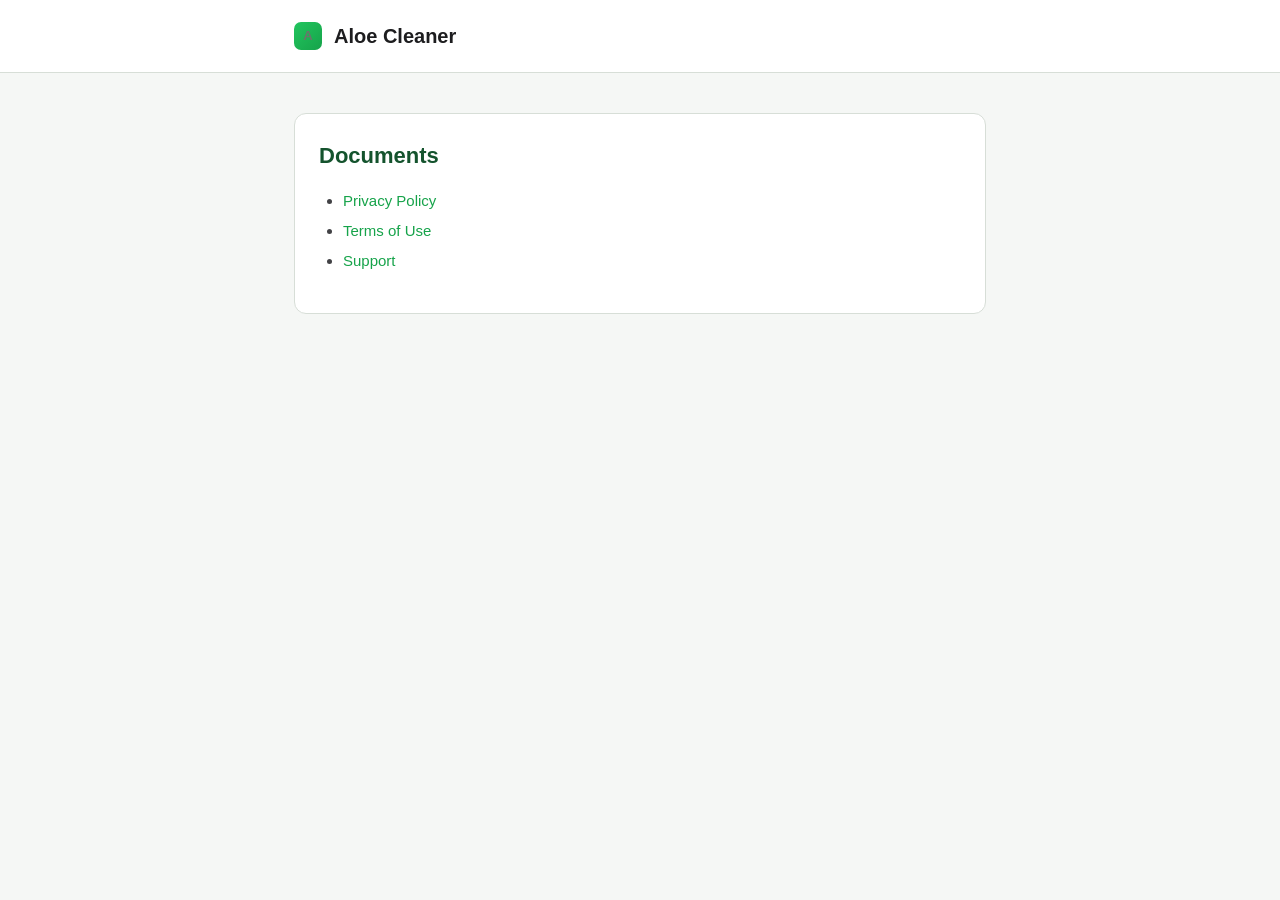
<file: index.html>
<!DOCTYPE html>
<html lang="en"><head><meta charset="UTF-8">
<meta name="viewport" content="width=device-width, initial-scale=1.0">
<title>Aloe Cleaner — Legal</title><link rel="stylesheet" href="style.css"></head>
<body>
<div class="header"><div class="header-inner"><span class="mark">A</span><h1>Aloe Cleaner</h1></div></div>
<div class="container">
  <div class="section">
    <h2>Documents</h2>
    <ul>
      <li><a href="privacy-policy.html">Privacy Policy</a></li>
      <li><a href="terms-of-service.html">Terms of Use</a></li>
      <li><a href="support.html">Support</a></li>
    </ul>
  </div>
</div>
</body></html>
</file>
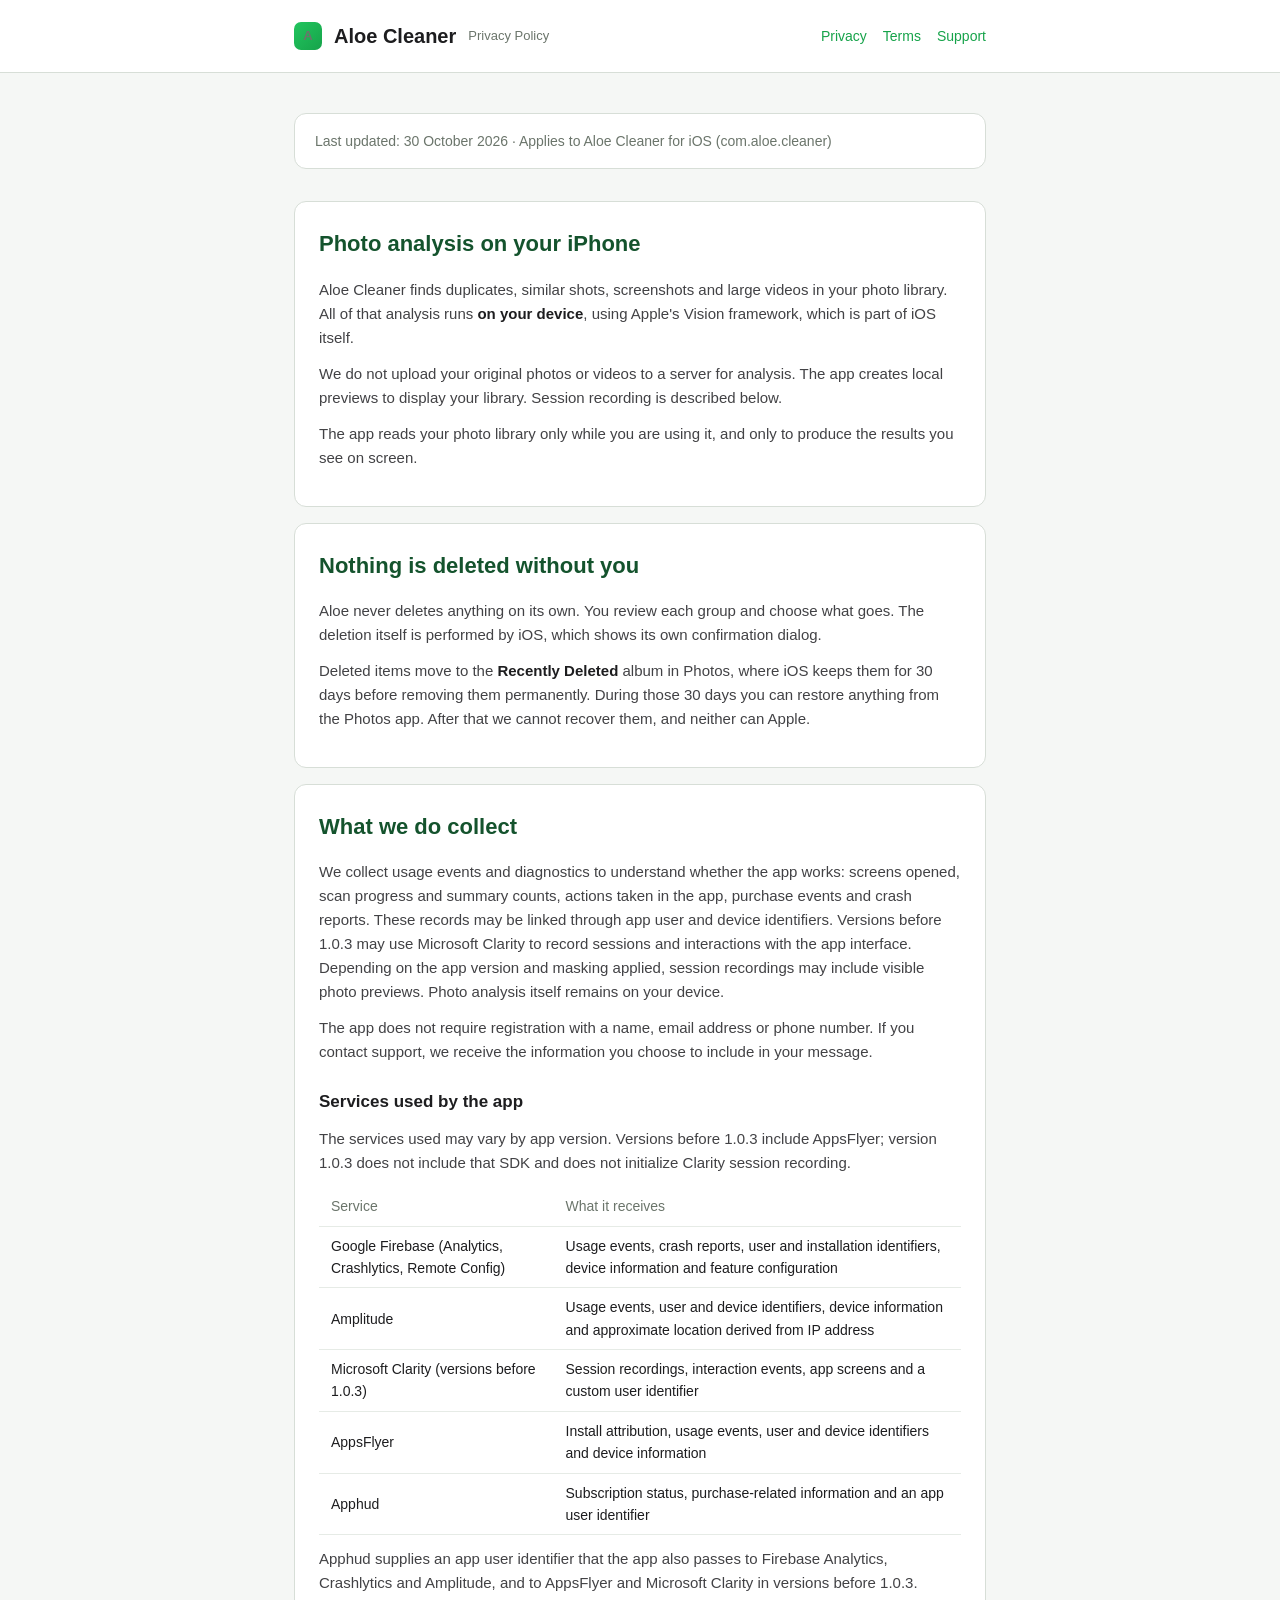
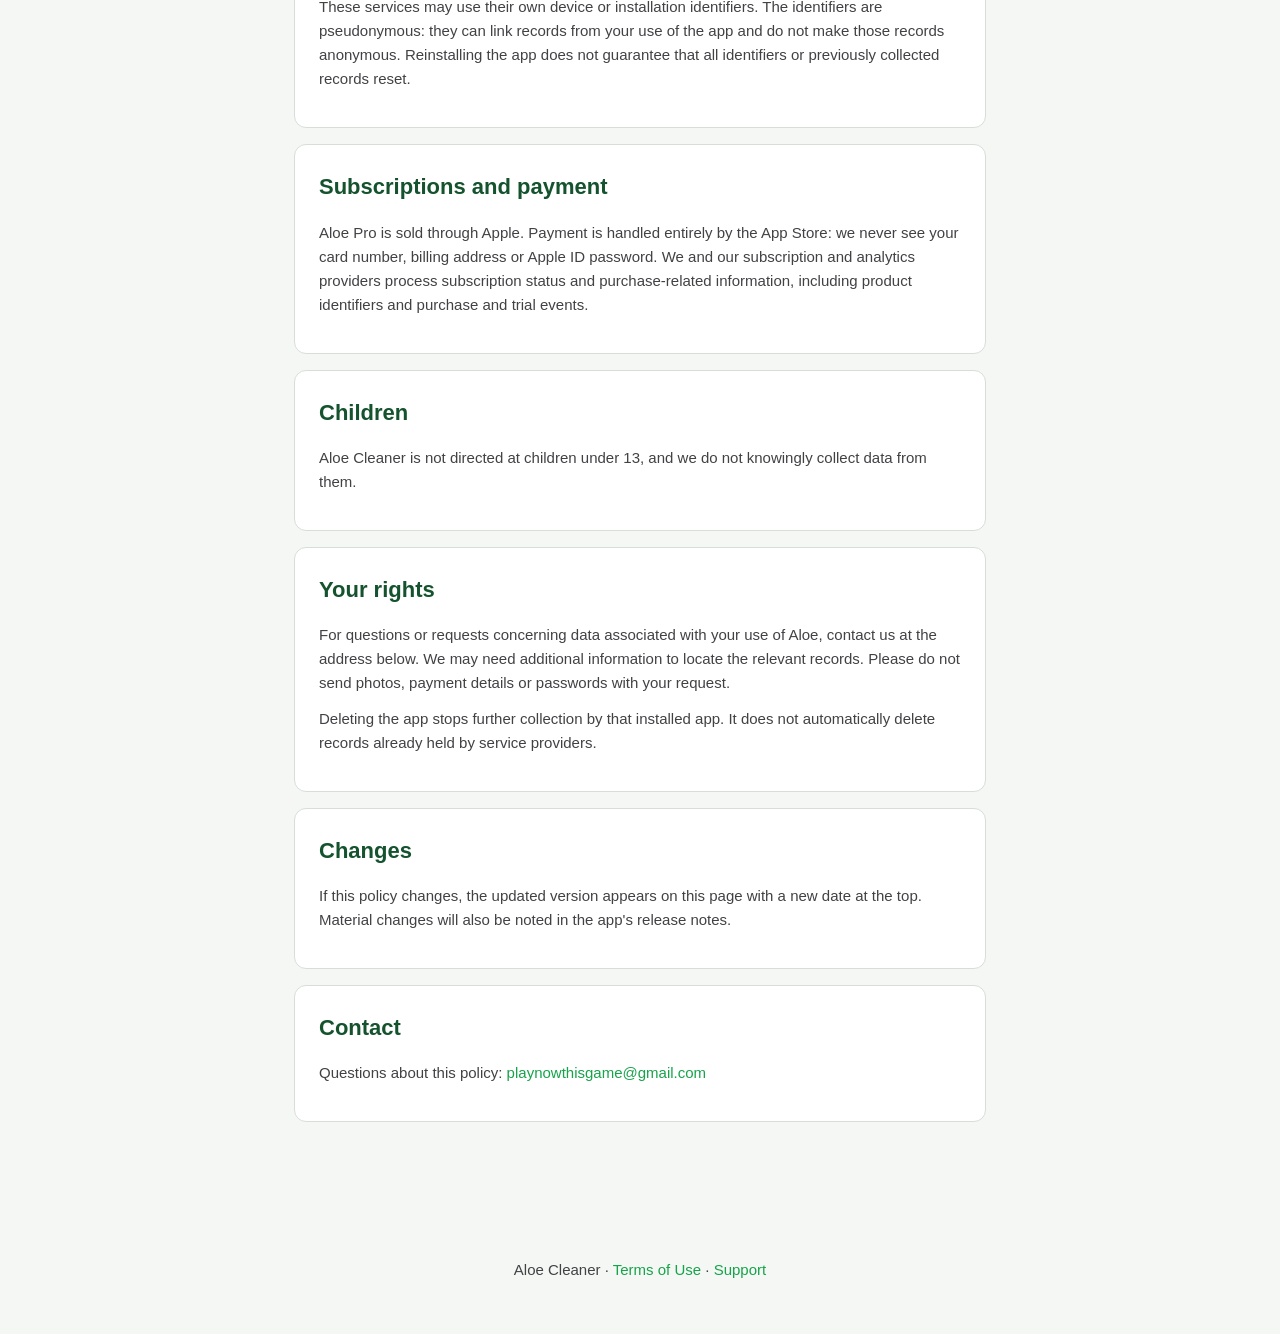
<file: privacy-policy.html>
<!DOCTYPE html>
<html lang="en">
<head>
<meta charset="UTF-8">
<meta name="viewport" content="width=device-width, initial-scale=1.0">
<title>Privacy Policy — Aloe Cleaner</title>
<link rel="stylesheet" href="style.css">
</head>
<body>
<div class="header">
  <div class="header-inner">
    <span class="mark">A</span>
    <h1>Aloe Cleaner</h1>
    <span>Privacy Policy</span>
    <nav class="nav">
      <a href="privacy-policy.html">Privacy</a>
      <a href="terms-of-service.html">Terms</a>
      <a href="support.html">Support</a>
    </nav>
  </div>
</div>

<div class="container">
  <div class="meta">
    <p>Last updated: 30 October 2026 · Applies to Aloe Cleaner for iOS (com.aloe.cleaner)</p>
  </div>

  <div class="section">
    <h2>Photo analysis on your iPhone</h2>
    <p>Aloe Cleaner finds duplicates, similar shots, screenshots and large videos in your photo
       library. All of that analysis runs <strong>on your device</strong>, using Apple's Vision
       framework, which is part of iOS itself.</p>
    <p>We do not upload your original photos or videos to a server for analysis. The app creates
       local previews to display your library. Session recording is described below.</p>
    <p>The app reads your photo library only while you are using it, and only to produce the
       results you see on screen.</p>
  </div>

  <div class="section">
    <h2>Nothing is deleted without you</h2>
    <p>Aloe never deletes anything on its own. You review each group and choose what goes. The
       deletion itself is performed by iOS, which shows its own confirmation dialog.</p>
    <p>Deleted items move to the <strong>Recently Deleted</strong> album in Photos, where iOS keeps
       them for 30 days before removing them permanently. During those 30 days you can restore
       anything from the Photos app. After that we cannot recover them, and neither can Apple.</p>
  </div>

  <div class="section">
    <h2>What we do collect</h2>
    <p>We collect usage events and diagnostics to understand whether the app works: screens opened,
       scan progress and summary counts, actions taken in the app, purchase events and crash
       reports. These records may be linked through app user and device identifiers. Versions before
       1.0.3 may use Microsoft Clarity to record sessions and interactions with the app interface. Depending
       on the app version and masking applied, session recordings may include visible photo
       previews. Photo analysis itself remains on your device.</p>
    <p>The app does not require registration with a name, email address or phone number. If you
       contact support, we receive the information you choose to include in your message.</p>

    <h3>Services used by the app</h3>
    <p>The services used may vary by app version. Versions before 1.0.3 include AppsFlyer;
       version 1.0.3 does not include that SDK and does not initialize Clarity session recording.</p>
    <table>
      <tr><th>Service</th><th>What it receives</th></tr>
      <tr><td>Google Firebase (Analytics, Crashlytics, Remote Config)</td><td>Usage events, crash reports, user and installation identifiers, device information and feature configuration</td></tr>
      <tr><td>Amplitude</td><td>Usage events, user and device identifiers, device information and approximate location derived from IP address</td></tr>
      <tr><td>Microsoft Clarity (versions before 1.0.3)</td><td>Session recordings, interaction events, app screens and a custom user identifier</td></tr>
      <tr><td>AppsFlyer</td><td>Install attribution, usage events, user and device identifiers and device information</td></tr>
      <tr><td>Apphud</td><td>Subscription status, purchase-related information and an app user identifier</td></tr>
    </table>
    <p>Apphud supplies an app user identifier that the app also passes to Firebase Analytics,
       Crashlytics and Amplitude, and to AppsFlyer and Microsoft Clarity in versions before 1.0.3.
       These services may use their own
       device or installation identifiers. The identifiers are pseudonymous: they can link
       records from your use of the app and do not make those records anonymous. Reinstalling
       the app does not guarantee that all identifiers or previously collected records reset.</p>
  </div>

  <div class="section">
    <h2>Subscriptions and payment</h2>
    <p>Aloe Pro is sold through Apple. Payment is handled entirely by the App Store: we never see
       your card number, billing address or Apple ID password. We and our subscription and analytics providers process
       subscription status and purchase-related information, including product identifiers and
       purchase and trial events.</p>
  </div>

  <div class="section">
    <h2>Children</h2>
    <p>Aloe Cleaner is not directed at children under 13, and we do not knowingly collect data
       from them.</p>
  </div>

  <div class="section">
    <h2>Your rights</h2>
    <p>For questions or requests concerning data associated with your use of Aloe, contact us at
       the address below. We may need additional information to locate the relevant records.
       Please do not send photos, payment details or passwords with your request.</p>
    <p>Deleting the app stops further collection by that installed app. It does not automatically delete records already held by service providers.</p>
  </div>

  <div class="section">
    <h2>Changes</h2>
    <p>If this policy changes, the updated version appears on this page with a new date at the top.
       Material changes will also be noted in the app's release notes.</p>
  </div>

  <div class="section">
    <h2>Contact</h2>
    <p>Questions about this policy: <a href="mailto:playnowthisgame@gmail.com">playnowthisgame@gmail.com</a></p>
  </div>
</div>

<div class="footer">
  <p>Aloe Cleaner · <a href="terms-of-service.html">Terms of Use</a> · <a href="support.html">Support</a></p>
</div>
</body>
</html>
</file>
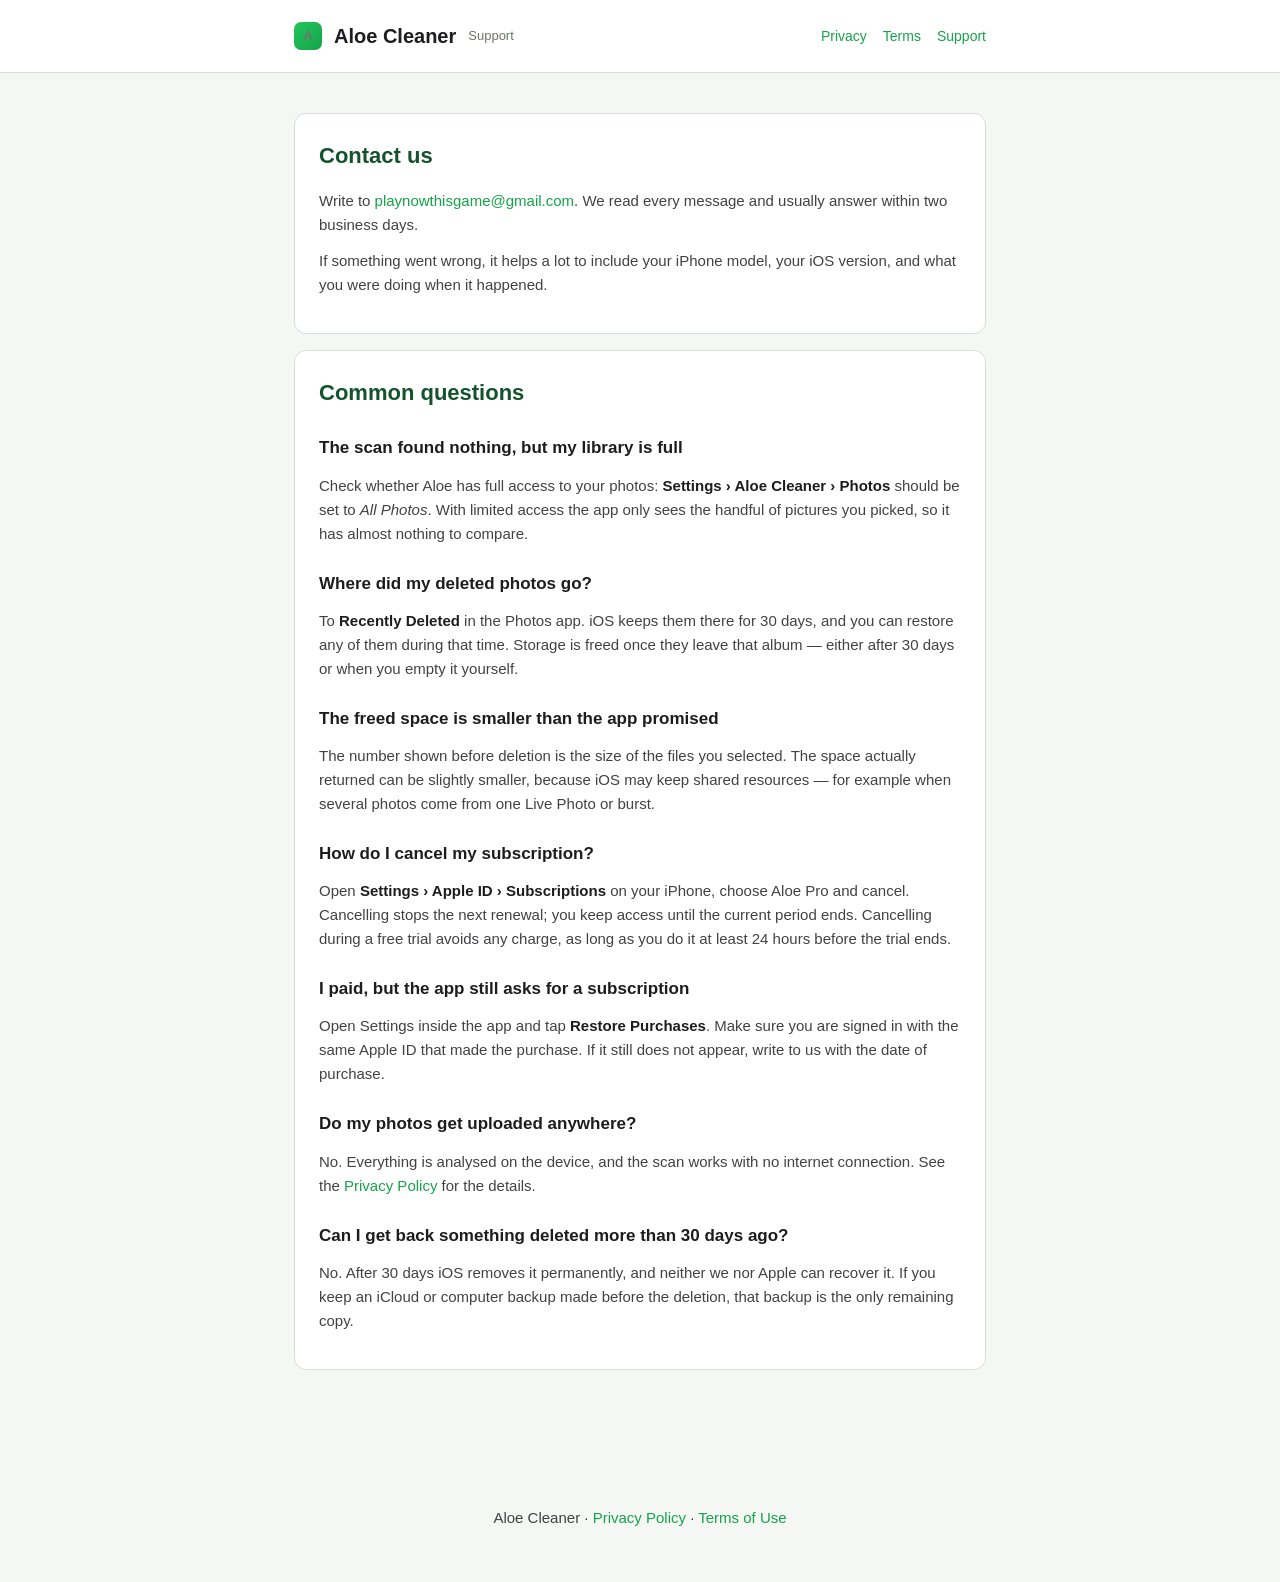
<file: support.html>
<!DOCTYPE html>
<html lang="en">
<head>
<meta charset="UTF-8">
<meta name="viewport" content="width=device-width, initial-scale=1.0">
<title>Support — Aloe Cleaner</title>
<link rel="stylesheet" href="style.css">
</head>
<body>
<div class="header">
  <div class="header-inner">
    <span class="mark">A</span>
    <h1>Aloe Cleaner</h1>
    <span>Support</span>
    <nav class="nav">
      <a href="privacy-policy.html">Privacy</a>
      <a href="terms-of-service.html">Terms</a>
      <a href="support.html">Support</a>
    </nav>
  </div>
</div>

<div class="container">
  <div class="section">
    <h2>Contact us</h2>
    <p>Write to <a href="mailto:playnowthisgame@gmail.com">playnowthisgame@gmail.com</a>. We read
       every message and usually answer within two business days.</p>
    <p>If something went wrong, it helps a lot to include your iPhone model, your iOS version, and
       what you were doing when it happened.</p>
  </div>

  <div class="section">
    <h2>Common questions</h2>

    <h3>The scan found nothing, but my library is full</h3>
    <p>Check whether Aloe has full access to your photos: <strong>Settings &rsaquo; Aloe Cleaner
       &rsaquo; Photos</strong> should be set to <em>All Photos</em>. With limited access the app
       only sees the handful of pictures you picked, so it has almost nothing to compare.</p>

    <h3>Where did my deleted photos go?</h3>
    <p>To <strong>Recently Deleted</strong> in the Photos app. iOS keeps them there for 30 days, and
       you can restore any of them during that time. Storage is freed once they leave that album —
       either after 30 days or when you empty it yourself.</p>

    <h3>The freed space is smaller than the app promised</h3>
    <p>The number shown before deletion is the size of the files you selected. The space actually
       returned can be slightly smaller, because iOS may keep shared resources — for example when
       several photos come from one Live Photo or burst.</p>

    <h3>How do I cancel my subscription?</h3>
    <p>Open <strong>Settings &rsaquo; Apple ID &rsaquo; Subscriptions</strong> on your iPhone, choose
       Aloe Pro and cancel. Cancelling stops the next renewal; you keep access until the current
       period ends. Cancelling during a free trial avoids any charge, as long as you do it at least
       24 hours before the trial ends.</p>

    <h3>I paid, but the app still asks for a subscription</h3>
    <p>Open Settings inside the app and tap <strong>Restore Purchases</strong>. Make sure you are
       signed in with the same Apple ID that made the purchase. If it still does not appear, write
       to us with the date of purchase.</p>

    <h3>Do my photos get uploaded anywhere?</h3>
    <p>No. Everything is analysed on the device, and the scan works with no internet connection.
       See the <a href="privacy-policy.html">Privacy Policy</a> for the details.</p>

    <h3>Can I get back something deleted more than 30 days ago?</h3>
    <p>No. After 30 days iOS removes it permanently, and neither we nor Apple can recover it. If
       you keep an iCloud or computer backup made before the deletion, that backup is the only
       remaining copy.</p>
  </div>
</div>

<div class="footer">
  <p>Aloe Cleaner · <a href="privacy-policy.html">Privacy Policy</a> · <a href="terms-of-service.html">Terms of Use</a></p>
</div>
</body>
</html>
</file>
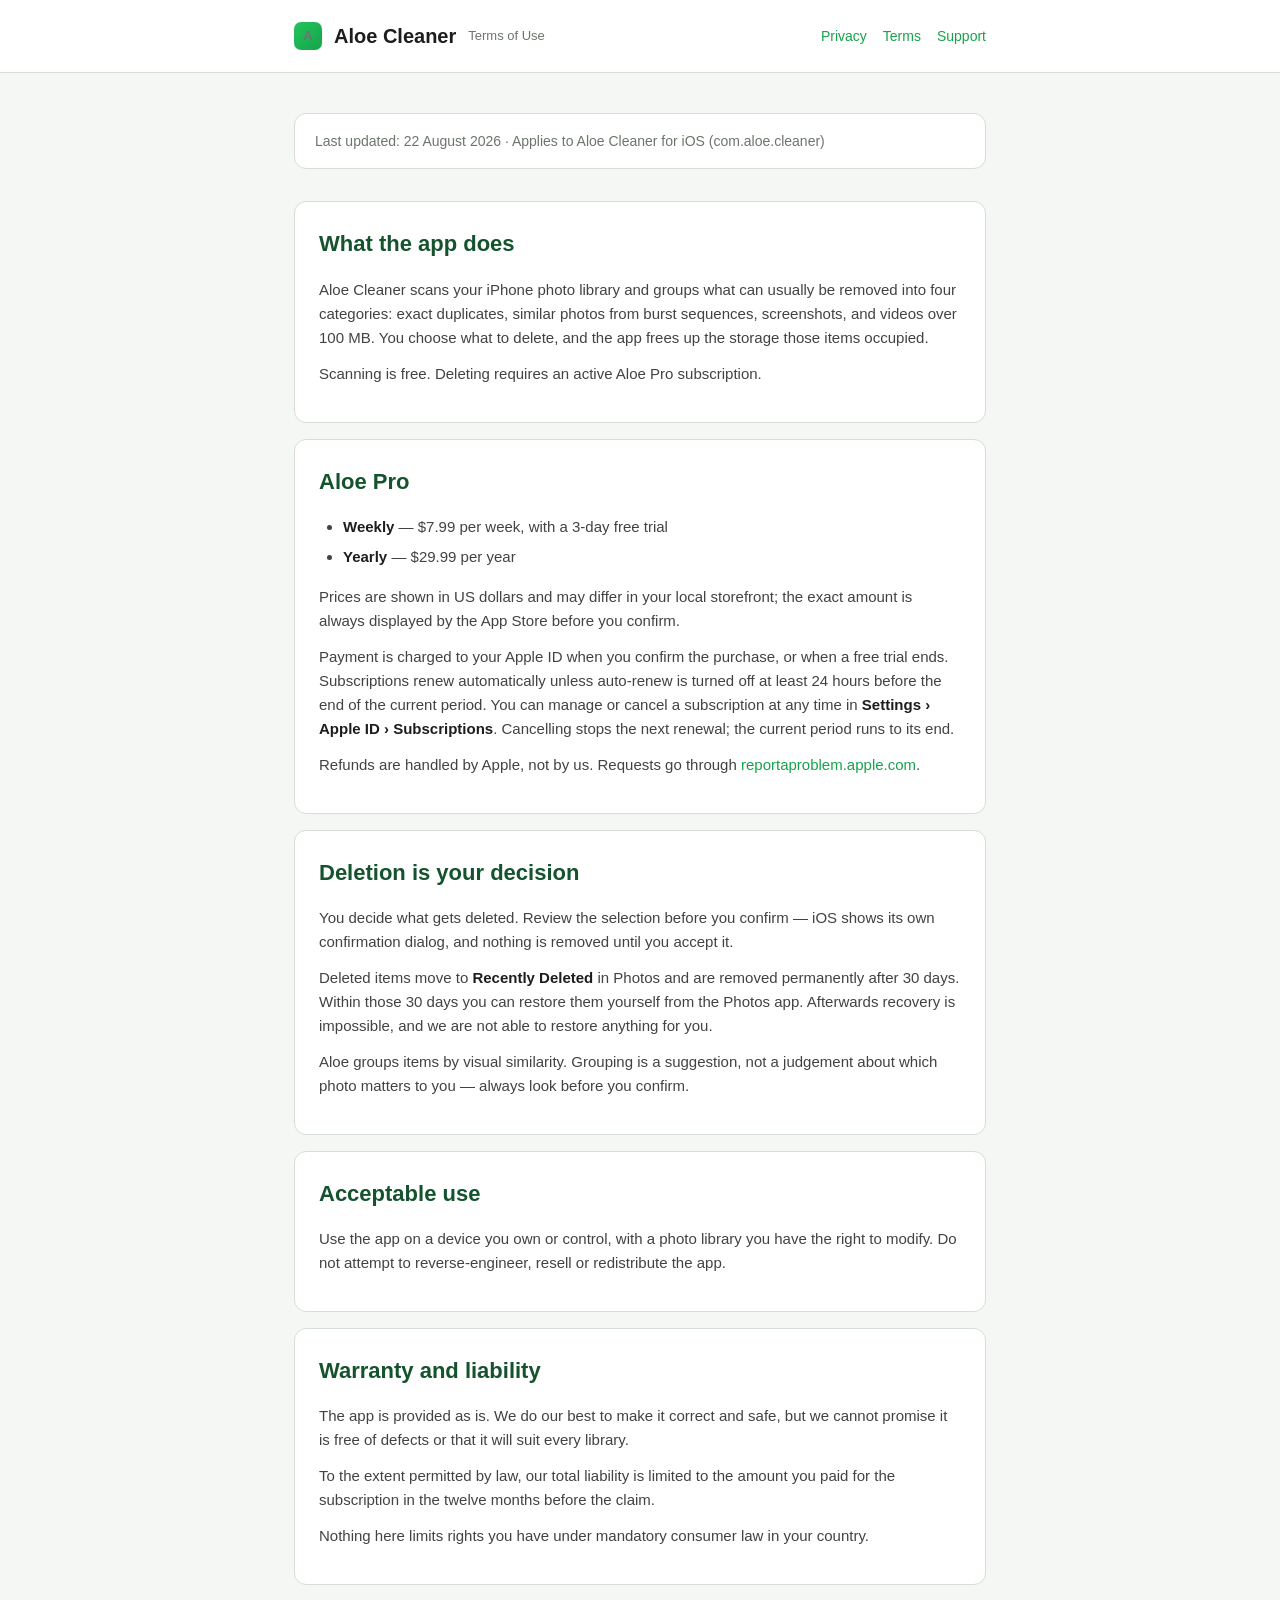
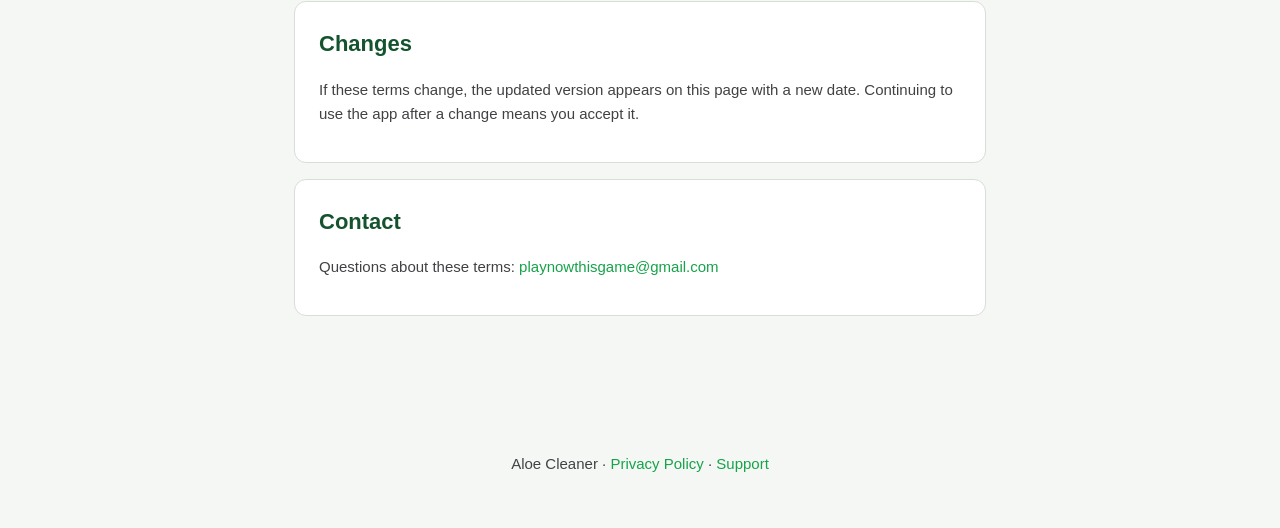
<file: terms-of-service.html>
<!DOCTYPE html>
<html lang="en">
<head>
<meta charset="UTF-8">
<meta name="viewport" content="width=device-width, initial-scale=1.0">
<title>Terms of Use — Aloe Cleaner</title>
<link rel="stylesheet" href="style.css">
</head>
<body>
<div class="header">
  <div class="header-inner">
    <span class="mark">A</span>
    <h1>Aloe Cleaner</h1>
    <span>Terms of Use</span>
    <nav class="nav">
      <a href="privacy-policy.html">Privacy</a>
      <a href="terms-of-service.html">Terms</a>
      <a href="support.html">Support</a>
    </nav>
  </div>
</div>

<div class="container">
  <div class="meta">
    <p>Last updated: 22 August 2026 · Applies to Aloe Cleaner for iOS (com.aloe.cleaner)</p>
  </div>

  <div class="section">
    <h2>What the app does</h2>
    <p>Aloe Cleaner scans your iPhone photo library and groups what can usually be removed into
       four categories: exact duplicates, similar photos from burst sequences, screenshots, and
       videos over 100 MB. You choose what to delete, and the app frees up the storage those items
       occupied.</p>
    <p>Scanning is free. Deleting requires an active Aloe Pro subscription.</p>
  </div>

  <div class="section">
    <h2>Aloe Pro</h2>
    <ul>
      <li><strong>Weekly</strong> — $7.99 per week, with a 3-day free trial</li>
      <li><strong>Yearly</strong> — $29.99 per year</li>
    </ul>
    <p>Prices are shown in US dollars and may differ in your local storefront; the exact amount is
       always displayed by the App Store before you confirm.</p>
    <p>Payment is charged to your Apple ID when you confirm the purchase, or when a free trial
       ends. Subscriptions renew automatically unless auto-renew is turned off at least 24 hours
       before the end of the current period. You can manage or cancel a subscription at any time in
       <strong>Settings &rsaquo; Apple ID &rsaquo; Subscriptions</strong>. Cancelling stops the next
       renewal; the current period runs to its end.</p>
    <p>Refunds are handled by Apple, not by us. Requests go through
       <a href="https://reportaproblem.apple.com">reportaproblem.apple.com</a>.</p>
  </div>

  <div class="section">
    <h2>Deletion is your decision</h2>
    <p>You decide what gets deleted. Review the selection before you confirm — iOS shows its own
       confirmation dialog, and nothing is removed until you accept it.</p>
    <p>Deleted items move to <strong>Recently Deleted</strong> in Photos and are removed permanently
       after 30 days. Within those 30 days you can restore them yourself from the Photos app.
       Afterwards recovery is impossible, and we are not able to restore anything for you.</p>
    <p>Aloe groups items by visual similarity. Grouping is a suggestion, not a judgement about
       which photo matters to you — always look before you confirm.</p>
  </div>

  <div class="section">
    <h2>Acceptable use</h2>
    <p>Use the app on a device you own or control, with a photo library you have the right to
       modify. Do not attempt to reverse-engineer, resell or redistribute the app.</p>
  </div>

  <div class="section">
    <h2>Warranty and liability</h2>
    <p>The app is provided as is. We do our best to make it correct and safe, but we cannot promise
       it is free of defects or that it will suit every library.</p>
    <p>To the extent permitted by law, our total liability is limited to the amount you paid for
       the subscription in the twelve months before the claim.</p>
    <p>Nothing here limits rights you have under mandatory consumer law in your country.</p>
  </div>

  <div class="section">
    <h2>Changes</h2>
    <p>If these terms change, the updated version appears on this page with a new date. Continuing
       to use the app after a change means you accept it.</p>
  </div>

  <div class="section">
    <h2>Contact</h2>
    <p>Questions about these terms: <a href="mailto:playnowthisgame@gmail.com">playnowthisgame@gmail.com</a></p>
  </div>
</div>

<div class="footer">
  <p>Aloe Cleaner · <a href="privacy-policy.html">Privacy Policy</a> · <a href="support.html">Support</a></p>
</div>
</body>
</html>
</file>
<file: style.css>
* { margin: 0; padding: 0; box-sizing: border-box; }
body {
    font-family: -apple-system, BlinkMacSystemFont, 'Segoe UI', Roboto, 'Helvetica Neue', Arial, sans-serif;
    background: #f5f7f5;
    color: #1d1d1f;
    line-height: 1.6;
}
.header {
    background: #fff;
    border-bottom: 1px solid #d7ded7;
    padding: 20px 0;
    position: sticky;
    top: 0;
    z-index: 10;
}
.header-inner {
    max-width: 740px;
    margin: 0 auto;
    padding: 0 24px;
    display: flex;
    align-items: center;
    gap: 12px;
    flex-wrap: wrap;
}
.header h1 { font-size: 20px; font-weight: 600; }
.header span { font-size: 13px; color: #6b756b; }
.nav { margin-left: auto; display: flex; gap: 16px; font-size: 14px; }
.container { max-width: 740px; margin: 0 auto; padding: 40px 24px 80px; }
.meta {
    margin-bottom: 32px;
    padding: 16px 20px;
    background: #fff;
    border-radius: 12px;
    border: 1px solid #d7ded7;
}
.meta p { font-size: 14px; color: #6b756b; margin: 0; }
h2 { font-size: 22px; font-weight: 600; margin: 40px 0 16px; color: #14532d; }
h3 { font-size: 17px; font-weight: 600; margin: 24px 0 12px; color: #1d1d1f; }
p { margin-bottom: 12px; font-size: 15px; color: #424245; }
ul, ol { margin: 0 0 16px 24px; }
li { font-size: 15px; color: #424245; margin-bottom: 6px; }
strong { color: #1d1d1f; }
a { color: #16a34a; text-decoration: none; }
a:hover { text-decoration: underline; }
.section {
    background: #fff;
    border-radius: 12px;
    border: 1px solid #d7ded7;
    padding: 24px;
    margin-bottom: 16px;
}
.section h2 { margin-top: 0; }
.footer { text-align: center; padding: 40px 24px; font-size: 13px; color: #6b756b; }
.footer a { color: #16a34a; }
table { width: 100%; border-collapse: collapse; margin: 12px 0; }
th, td { text-align: left; padding: 8px 12px; font-size: 14px; border-bottom: 1px solid #e6ebe6; }
th { color: #6b756b; font-weight: 500; }
.mark {
    display: inline-block;
    width: 28px; height: 28px;
    border-radius: 7px;
    background: linear-gradient(135deg, #22c55e, #16a34a);
    color: #fff;
    text-align: center;
    line-height: 28px;
    font-weight: 700;
    font-size: 15px;
}
</file>
